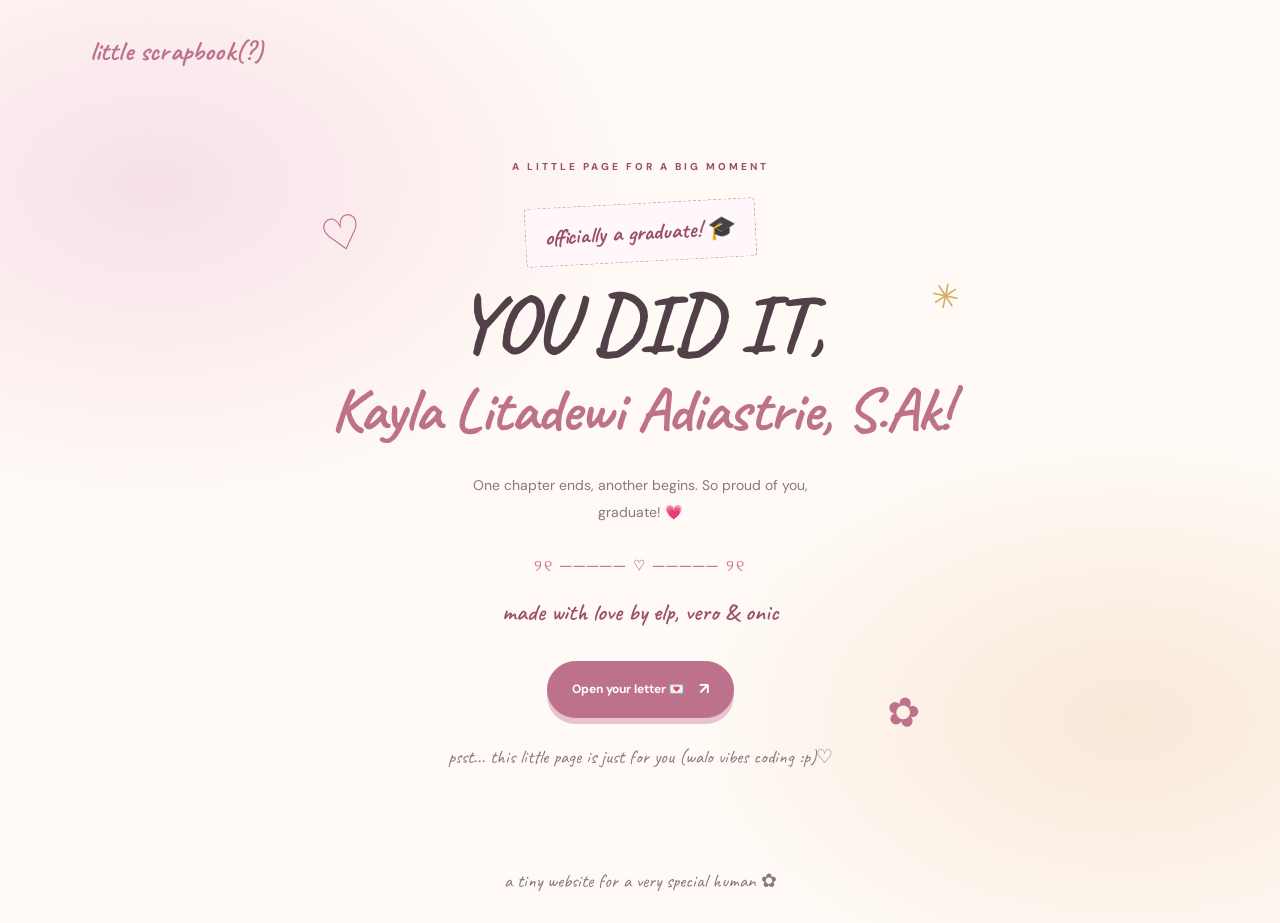
<file: index.html>
<!DOCTYPE html>
<html lang="id">
<head>
    <meta charset="UTF-8">
    <meta name="viewport" content="width=device-width, initial-scale=1.0">

    <title>For Tata Graduation Scrapbook</title>

    <link rel="stylesheet" href="style.css">
    <link rel="preconnect" href="https://fonts.googleapis.com">
    <link rel="preconnect" href="https://fonts.gstatic.com" crossorigin>
    <link href="https://fonts.googleapis.com/css2?family=Caveat:wght@400;500;600;700&family=DM+Sans:wght@400;500;600;700;800&family=Playfair+Display:wght@500;600;700&display=swap" rel="stylesheet">
</head>

<body class="cover-page">

    <header class="cover-header">
        <a href="index.html" class="brand">little scrapbook(?)</a>
    </header>

    <main class="cover-hero">

        <div class="cover-decor decor-heart">♡</div>
        <div class="cover-decor decor-star">✳</div>
        <div class="cover-decor decor-flower">✿</div>

        <p class="eyebrow">A LITTLE PAGE FOR A BIG MOMENT</p>

        <div class="cover-sticker">officially a graduate! 🎓</div>

        <h1>
            YOU DID IT,
            <span>Kayla Litadewi Adiastrie, S.Ak!</span>
        </h1>

        <p class="cover-description">
            One chapter ends, another begins.
            So proud of you, graduate! 💗
        </p>

        <div class="cover-divider">୨୧ ───── ♡ ───── ୨୧</div>

        <p class="cover-handwriting">
            made with love by elp, vero & onic
        </p>

        <a href="letter.html" class="primary-button">
            Open your letter 💌 <span>↗</span>
        </a>

        <p class="tiny-note">psst... this little page is just for you (walo vibes coding :p)♡</p>

    </main>

    <footer class="cover-footer">
        a tiny website for a very special human ✿
    </footer>

</body>
</html>
</file>
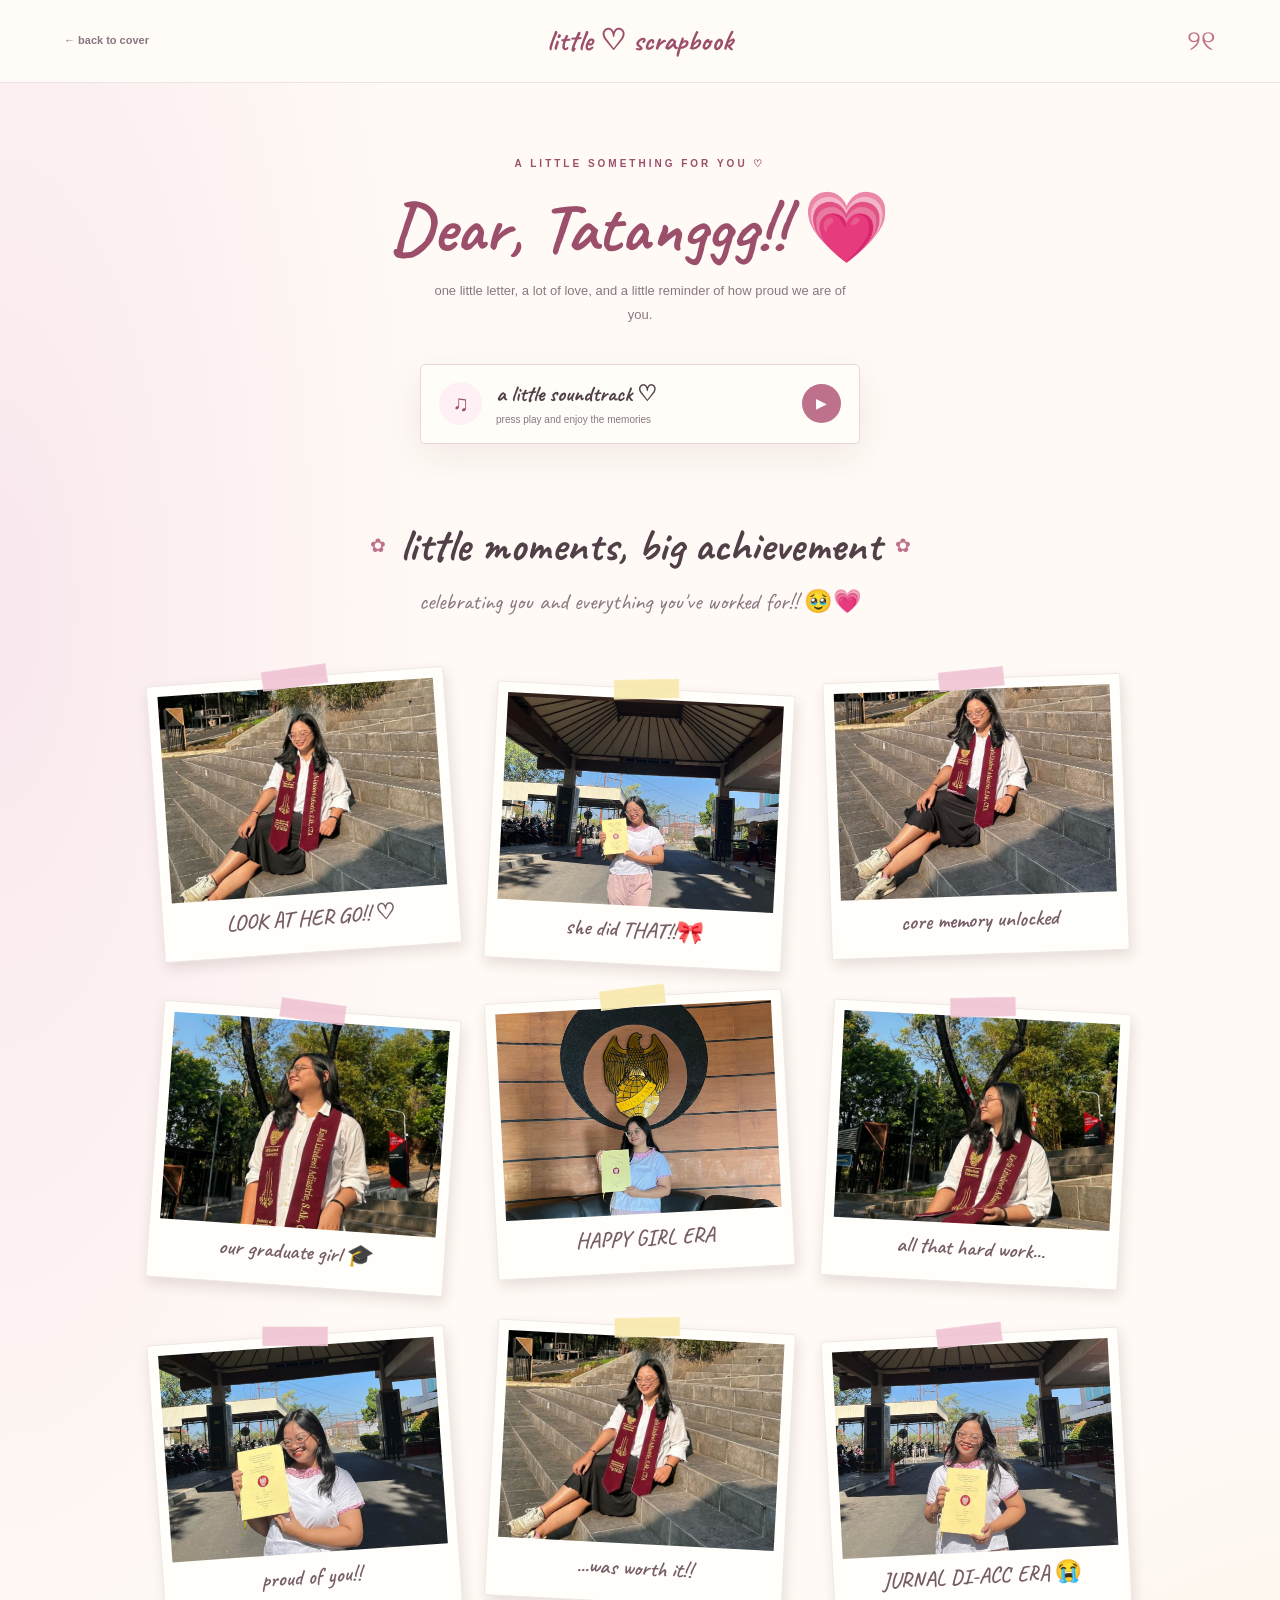
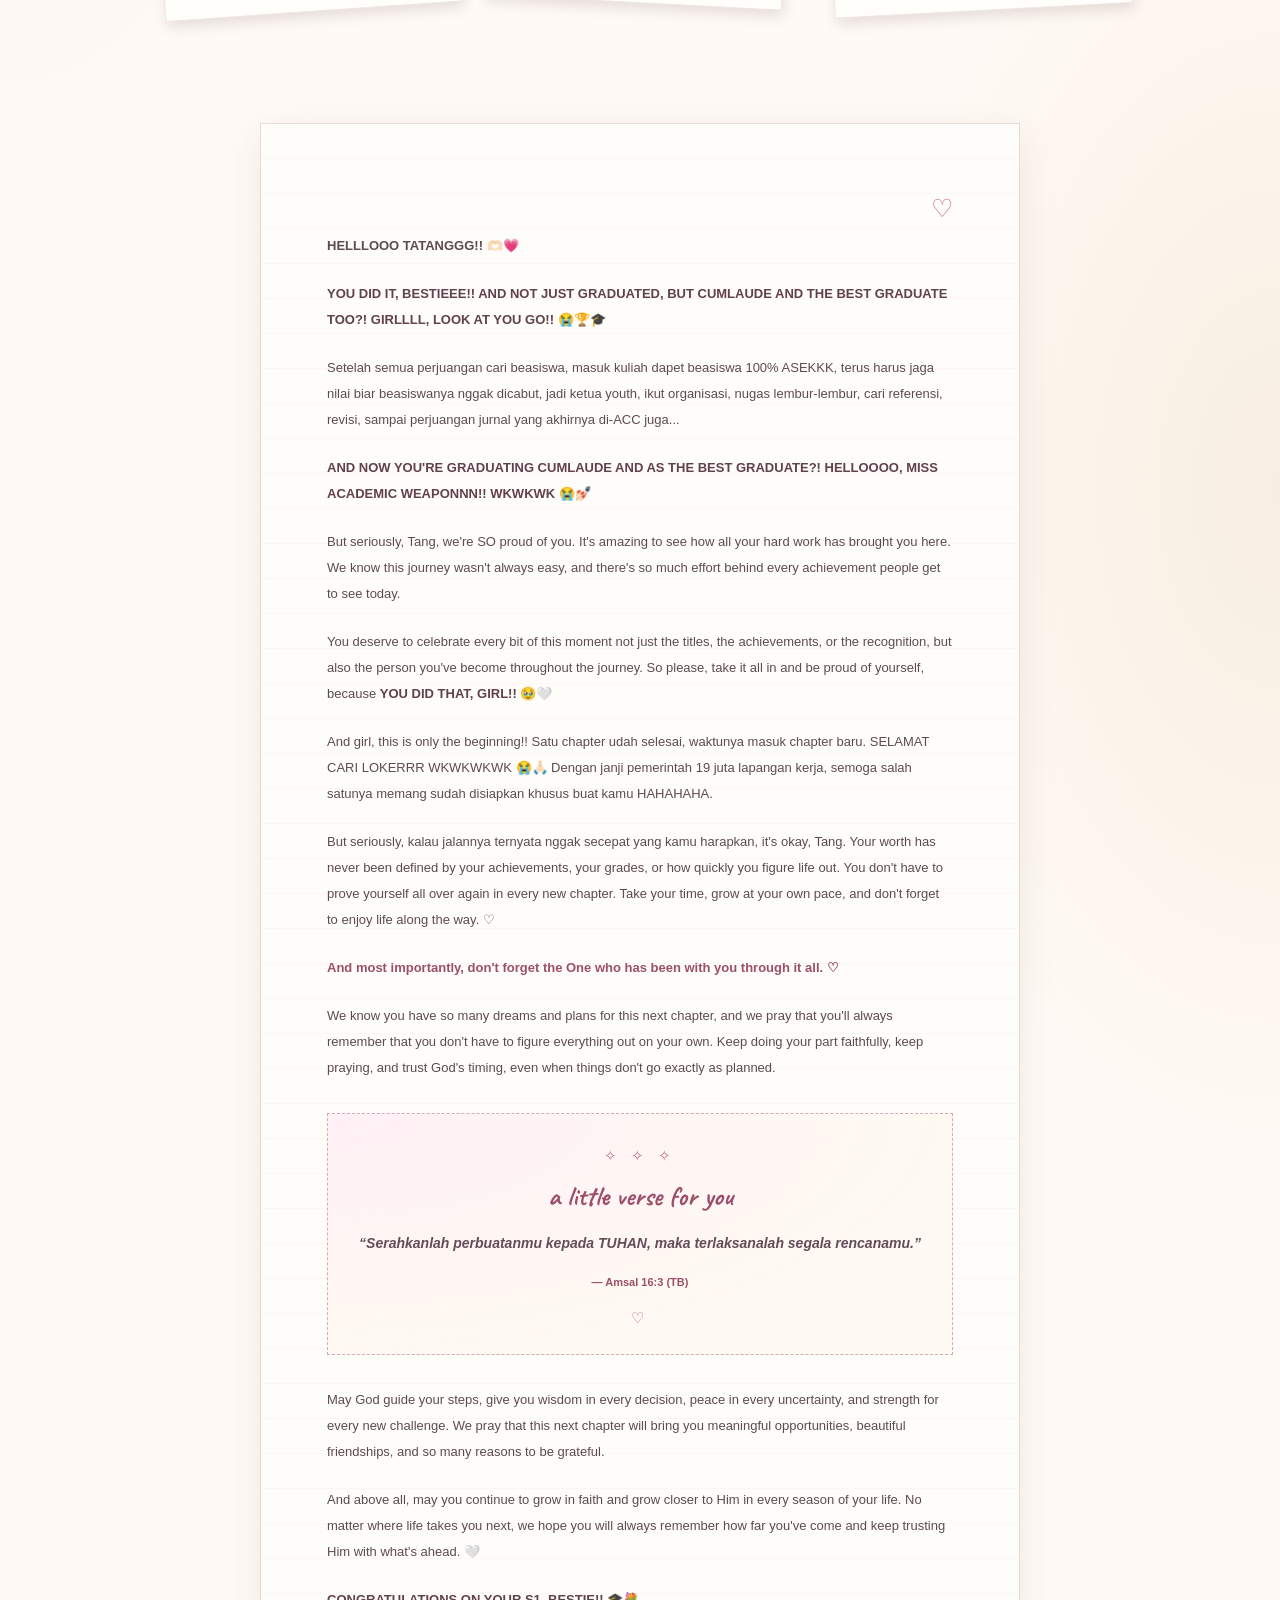
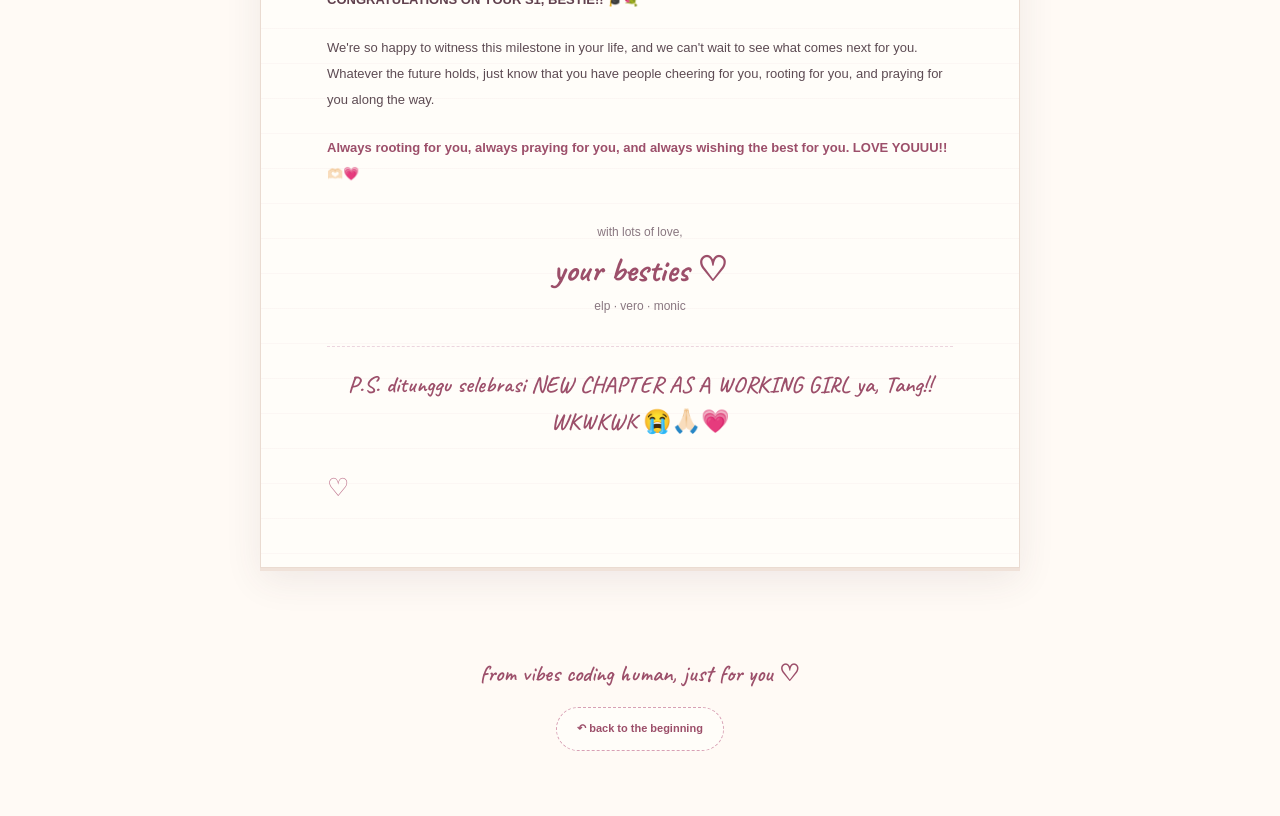
<file: letter.html>
<!DOCTYPE html>
<html lang="id">
<head>
    <meta charset="UTF-8">
    <meta name="viewport" content="width=device-width, initial-scale=1.0">

    <title>A Letter for uri Tatang ♡</title>

    <link rel="stylesheet" href="style.css">

    <link rel="preconnect" href="https://fonts.googleapis.com">
    <link rel="preconnect" href="https://fonts.gstatic.com" crossorigin>
    <link href="https://fonts.googleapis.com/css2?family=Caveat:wght@400;500;600;700&family=Nunito:wght@400;500;600;700;800;900&display=swap" rel="stylesheet">
</head>

<body class="letter-page">

    <header class="scrapbook-header">
        <a href="index.html" class="back-link">← back to cover</a>
        <h2>little ♡ scrapbook</h2>
        <span class="header-decoration">୨୧</span>
    </header>

    <main class="letter-container">

        <section class="letter-intro">
            <p class="eyebrow">a little something for you ♡</p>

            <h1>Dear, Tatanggg!! 💗</h1>

            <p class="intro-text">
                one little letter, a lot of love, and a little reminder
                of how proud we are of you.
            </p>
        </section>

        <section class="music-player">
            <div class="music-icon">♫</div>

            <div class="music-info">
                <p class="music-title">a little soundtrack ♡</p>

                <p class="music-status" id="musicStatus">
                    press play and enjoy the memories
                </p>
            </div>

            <button
                type="button"
                class="music-button"
                id="musicToggle"
                aria-label="Play music"
            >
                ▶
            </button>

            <audio
                id="backgroundMusic"
                src="music/lagu.mp3"
                loop
                preload="none"
            ></audio>
        </section>

        <section class="photo-section">

            <div class="section-heading">
                <span>✿</span>
                <h2>little moments, big achievement</h2>
                <span>✿</span>
            </div>

            <p class="photo-subtitle">
                celebrating you and everything you've worked for!! 🥹💗
            </p>

            <div class="photo-grid">

                <figure class="polaroid photo-one">
                    <span class="tape"></span>
                    <img src="img/foto1.jpeg" alt="Kayla celebrating her achievement">
                    <figcaption>LOOK AT HER GO!! ♡</figcaption>
                </figure>

                <figure class="polaroid photo-two">
                    <span class="tape"></span>
                    <img src="img/foto2.jpeg" alt="A happy moment with Kayla">
                    <figcaption>she did THAT!!🎀</figcaption>
                </figure>

                <figure class="polaroid photo-three">
                    <span class="tape"></span>
                    <img src="img/foto3.jpeg" alt="Kayla celebrating with friends">
                    <figcaption>core memory unlocked</figcaption>
                </figure>

                <figure class="polaroid photo-four">
                    <span class="tape"></span>
                    <img src="img/foto4.jpeg" alt="A special graduation memory">
                    <figcaption>our graduate girl 🎓</figcaption>
                </figure>

                <figure class="polaroid photo-five">
                    <span class="tape"></span>
                    <img src="img/foto5.jpeg" alt="Kayla smiling after her achievement">
                    <figcaption>HAPPY GIRL ERA</figcaption>
                </figure>

                <figure class="polaroid photo-six">
                    <span class="tape"></span>
                    <img src="img/foto6.jpeg" alt="Another sweet memory with Kayla">
                    <figcaption>all that hard work...</figcaption>
                </figure>

                <figure class="polaroid photo-seven">
                    <span class="tape"></span>
                    <img src="img/foto7.jpeg" alt="Kayla enjoying the moment">
                    <figcaption>proud of you!!</figcaption>
                </figure>

                <figure class="polaroid photo-eight">
                    <span class="tape"></span>
                    <img src="img/foto8.jpeg" alt="A joyful moment after the journal approval">
                    <figcaption>...was worth it!!</figcaption>
                </figure>

                <figure class="polaroid photo-nine">
                    <span class="tape"></span>
                    <img src="img/foto9.jpeg" alt="A joyful moment after the journal approval">
                    <figcaption>JURNAL DI-ACC ERA 😭</figcaption>
                </figure>
            </div>
        </section>

        <article class="letter-paper">

            <div class="paper-decoration">♡</div>

            <p class="letter-greeting">
                HELLLOOO TATANGGG!! 🫶🏻💗
            </p>

            <p>
                <strong>
                    YOU DID IT, BESTIEEE!! AND NOT JUST GRADUATED,
                    BUT CUMLAUDE AND THE BEST GRADUATE TOO?!
                    GIRLLLL, LOOK AT YOU GO!! 😭🏆🎓
                </strong>
            </p>

            <p>
                Setelah semua perjuangan cari beasiswa, masuk kuliah dapet
                beasiswa 100% ASEKKK, terus harus jaga nilai biar beasiswanya
                nggak dicabut, jadi ketua youth, ikut organisasi, nugas
                lembur-lembur, cari referensi, revisi, sampai
                perjuangan jurnal yang akhirnya di-ACC juga...
            </p>

            <p>
                <strong>
                    AND NOW YOU'RE GRADUATING CUMLAUDE AND AS THE
                    BEST GRADUATE?! HELLOOOO, MISS ACADEMIC
                    WEAPONNN!! WKWKWK 😭💅🏻
                </strong>
            </p>

            <p>
                But seriously, Tang, we're SO proud of you. It's amazing
                to see how all your hard work has brought you here.
                We know this journey wasn't always easy, and there's so
                much effort behind every achievement people get to see today.
            </p>

            <p>
                You deserve to celebrate every bit of this moment not just
                the titles, the achievements, or the recognition, but also
                the person you've become throughout the journey. So please,
                take it all in and be proud of yourself, because
                <strong>YOU DID THAT, GIRL!!</strong> 🥹🤍
            </p>

            <p>
                And girl, this is only the beginning!! Satu chapter udah
                selesai, waktunya masuk chapter baru. SELAMAT CARI
                LOKERRR WKWKWKWK 😭🙏🏻 Dengan janji pemerintah 19 juta
                lapangan kerja, semoga salah satunya memang sudah
                disiapkan khusus buat kamu HAHAHAHA.
            </p>

            <p>
                But seriously, kalau jalannya ternyata nggak secepat
                yang kamu harapkan, it's okay, Tang. Your worth has never
                been defined by your achievements, your grades, or how
                quickly you figure life out. You don't have to prove
                yourself all over again in every new chapter.
                Take your time, grow at your own pace, and don't forget
                to enjoy life along the way. ♡
            </p>

            <p class="letter-highlight">
                And most importantly, don't forget the One who has been
                with you through it all. ♡
            </p>

            <p>
                We know you have so many dreams and plans for this next
                chapter, and we pray that you'll always remember that you
                don't have to figure everything out on your own. Keep doing
                your part faithfully, keep praying, and trust God's timing,
                even when things don't go exactly as planned.
            </p>

            <section class="verse-card">

                <span class="verse-decoration">✧ ✧ ✧</span>

                <p class="verse-label">
                    a little verse for you
                </p>

                <blockquote>
                    “Serahkanlah perbuatanmu kepada TUHAN, maka
                    terlaksanalah segala rencanamu.”
                </blockquote>

                <p class="verse-reference">
                    — Amsal 16:3 (TB)
                </p>

                <span class="verse-decoration">♡</span>

            </section>

            <p>
                May God guide your steps, give you wisdom in every decision,
                peace in every uncertainty, and strength for every new
                challenge. We pray that this next chapter will bring you
                meaningful opportunities, beautiful friendships, and so
                many reasons to be grateful.
            </p>

            <p>
                And above all, may you continue to grow in faith and grow
                closer to Him in every season of your life. No matter where
                life takes you next, we hope you will always remember how
                far you've come and keep trusting Him with what's ahead. 🤍
            </p>

            <p>
                <strong>
                    CONGRATULATIONS ON YOUR S1, BESTIE!! 🎓💐
                </strong>
            </p>

            <p>
                We're so happy to witness this milestone in your life,
                and we can't wait to see what comes next for you. Whatever
                the future holds, just know that you have people cheering
                for you, rooting for you, and praying for you along the way.
            </p>

            <p class="letter-highlight">
                Always rooting for you, always praying for you, and always
                wishing the best for you. LOVE YOUUU!! 🫶🏻💗
            </p>

            <div class="letter-signature">

                <p>with lots of love,</p>

                <p class="signature-names">
                    your besties ♡
                </p>

                <p>elp · vero · monic</p>

            </div>

            <p class="letter-ps">
                P.S. ditunggu selebrasi NEW CHAPTER AS A WORKING GIRL
                ya, Tang!! WKWKWK 😭🙏🏻💗
            </p>

            <div class="paper-decoration bottom-decoration">♡</div>

        </article>

        <footer class="letter-footer">

            <p>from vibes coding human, just for you ♡</p>

            <a href="index.html" class="back-home-button">
                ↶ back to the beginning
            </a>

        </footer>

    </main>

    <script src="script.js"></script>

</body>
</html>
</file>
<file: style.css>
:root {
    --pink: #f5d9e3;
    --pink-light: #fff0f5;
    --pink-dark: #bd718b;
    --pink-deep: #9c4f6a;
    --cream: #fffaf5;
    --paper: #fffdf9;
    --brown: #514047;
    --muted: #897780;
    --border: #ecd5de;
    --tape: #efbfd0;
    --yellow: #f8e8a9;
    --shadow: 0 12px 35px rgba(104, 65, 81, 0.09);
}

* {
    box-sizing: border-box;
}

html {
    scroll-behavior: smooth;
}

body {
    margin: 0;
    color: var(--brown);
    background-color: var(--cream);
    font-family: "DM Sans", sans-serif;
    font-size: 14px;
    line-height: 1.8;
    -webkit-font-smoothing: antialiased;
}

a {
    color: inherit;
    text-decoration: none;
}

button {
    font: inherit;
}

::selection {
    color: var(--brown);
    background: var(--pink);
}

.cover-page {
    position: relative;
    display: flex;
    min-height: 100vh;
    flex-direction: column;
    overflow: hidden;
    background:
        radial-gradient(ellipse at 12% 20%, #f7e0e8 0, transparent 30%),
        radial-gradient(ellipse at 88% 78%, #f8e8d8 0, transparent 27%),
        var(--cream);
}

.cover-header {
    position: relative;
    z-index: 2;
    padding: 27px 7%;
}

.brand {
    color: var(--pink-dark);
    font-family: "Caveat", cursive;
    font-size: 27px;
    font-weight: 700;
    letter-spacing: 0.2px;
}

.cover-hero {
    position: relative;
    display: flex;
    width: min(100% - 40px, 760px);
    flex: 1;
    flex-direction: column;
    align-items: center;
    justify-content: center;
    margin: 0 auto;
    padding: 55px 0 70px;
    text-align: center;
}

.cover-decor {
    position: absolute;
    color: var(--pink-dark);
    user-select: none;
}

.decor-heart {
    top: 12%;
    left: 8%;
    font-size: 47px;
    transform: rotate(-15deg);
}

.decor-star {
    top: 22%;
    right: 8%;
    color: #d5ad69;
    font-size: 34px;
    transform: rotate(12deg);
}

.decor-flower {
    right: 13%;
    bottom: 13%;
    font-size: 40px;
    transform: rotate(12deg);
}

.eyebrow {
    margin: 0;
    color: var(--pink-deep);
    font-size: 10px;
    font-weight: 800;
    letter-spacing: 3px;
    line-height: 1.8;
    text-transform: uppercase;
}

.cover-sticker {
    margin: 27px 0 21px;
    padding: 8px 18px;
    border: 1px dashed #d8a0b4;
    border-radius: 4px;
    background: #fff7f9;
    color: var(--pink-deep);
    font-family: "Caveat", cursive;
    font-size: 23px;
    font-weight: 700;
    transform: rotate(-3deg);
}

.cover-hero h1 {
    max-width: 720px;
    margin: 0;
    color: var(--brown);
    font-family: "Caveat", cursive;
    font-size: clamp(49px, 8vw, 82px);
    font-weight: 700;
    line-height: 0.98;
    letter-spacing: -1px;
}

.cover-hero h1 span {
    display: block;
    margin-top: 12px;
    color: var(--pink-dark);
    font-size: 0.75em;
    line-height: 1.15;
}

.cover-description {
    max-width: 370px;
    margin: 26px auto 0;
    color: var(--muted);
    font-size: 14px;
    line-height: 1.9;
}

.cover-divider {
    margin: 27px 0 10px;
    color: var(--pink-dark);
    font-size: 16px;
    letter-spacing: 2px;
}

.cover-handwriting {
    margin: 0 0 27px;
    color: var(--pink-deep);
    font-family: "Caveat", cursive;
    font-size: 24px;
    font-weight: 600;
}

.primary-button {
    display: inline-flex;
    align-items: center;
    justify-content: center;
    gap: 15px;
    padding: 13px 24px;
    border: 1px solid var(--pink-dark);
    border-radius: 30px;
    background: var(--pink-dark);
    color: white;
    font-size: 12px;
    font-weight: 700;
    box-shadow: 0 6px 0 #e8c4d0;
    transition: transform 0.2s ease, box-shadow 0.2s ease;
}

.primary-button span {
    font-size: 16px;
}

.primary-button:hover {
    transform: translateY(3px);
    box-shadow: 0 3px 0 #e8c4d0;
}

.tiny-note {
    margin: 22px 0 0;
    color: var(--muted);
    font-family: "Caveat", cursive;
    font-size: 19px;
}

.cover-footer {
    padding: 20px 15px 25px;
    color: var(--muted);
    font-family: "Caveat", cursive;
    font-size: 19px;
    text-align: center;
}

.letter-page {
    background:
        radial-gradient(ellipse at 0% 15%, #f9e8ee 0, transparent 24%),
        radial-gradient(ellipse at 100% 52%, #f8eee1 0, transparent 23%),
        var(--cream);
}

.scrapbook-header {
    position: relative;
    display: flex;
    min-height: 76px;
    align-items: center;
    justify-content: center;
    padding: 15px 150px;
    border-bottom: 1px solid #f0e1e5;
    background: rgba(255, 253, 249, 0.88);
}

.scrapbook-header h2 {
    margin: 0;
    color: var(--pink-deep);
    font-family: "Caveat", cursive;
    font-size: 29px;
    font-weight: 700;
}

.back-link {
    position: absolute;
    left: 5%;
    color: var(--muted);
    font-size: 11px;
    font-weight: 700;
    transition: color 0.2s ease;
}

.back-link:hover {
    color: var(--pink-deep);
}

.header-decoration {
    position: absolute;
    right: 5%;
    color: var(--pink-dark);
    font-family: "Caveat", cursive;
    font-size: 28px;
}

.letter-container {
    width: min(100% - 40px, 1000px);
    margin: 0 auto;
}

.letter-intro {
    padding: 72px 10px 36px;
    text-align: center;
}

.letter-intro h1 {
    margin: 15px 0 10px;
    color: var(--pink-deep);
    font-family: "Caveat", cursive;
    font-size: clamp(48px, 7vw, 70px);
    font-weight: 700;
    line-height: 1.15;
}

.intro-text {
    max-width: 420px;
    margin: 0 auto;
    color: var(--muted);
    font-size: 13px;
    line-height: 1.9;
}

.music-player {
    display: flex;
    width: min(100%, 440px);
    align-items: center;
    gap: 14px;
    margin: 0 auto 75px;
    padding: 15px 18px;
    border: 1px solid var(--border);
    border-radius: 5px;
    background: rgba(255, 253, 249, 0.95);
    box-shadow: var(--shadow);
}

.music-icon {
    display: flex;
    width: 43px;
    height: 43px;
    flex-shrink: 0;
    align-items: center;
    justify-content: center;
    border-radius: 50%;
    background: var(--pink-light);
    color: var(--pink-deep);
    font-size: 22px;
}

.music-info {
    flex: 1;
    min-width: 0;
}

.music-title {
    margin: 0 0 2px;
    color: var(--brown);
    font-family: "Caveat", cursive;
    font-size: 22px;
    font-weight: 700;
    line-height: 1.35;
}

.music-status {
    margin: 0;
    color: var(--muted);
    font-size: 10px;
    line-height: 1.6;
}

.music-button {
    display: flex;
    width: 39px;
    height: 39px;
    flex-shrink: 0;
    align-items: center;
    justify-content: center;
    border: none;
    border-radius: 50%;
    background: var(--pink-dark);
    color: white;
    cursor: pointer;
    transition: transform 0.2s ease, background 0.2s ease;
}

.music-button:hover {
    transform: scale(1.08);
    background: var(--pink-deep);
}

.photo-section {
    padding: 0 0 90px;
}

.section-heading {
    display: flex;
    align-items: center;
    justify-content: center;
    gap: 14px;
    text-align: center;
}

.section-heading > span {
    color: var(--pink-dark);
    font-size: 19px;
}

.section-heading h2 {
    margin: 0;
    color: var(--brown);
    font-family: "Caveat", cursive;
    font-size: clamp(31px, 5vw, 45px);
    font-weight: 700;
    line-height: 1.2;
}

.photo-subtitle {
    margin: 12px 0 42px;
    color: var(--muted);
    font-family: "Caveat", cursive;
    font-size: 23px;
    line-height: 1.5;
    text-align: center;
}


.photo-grid {
    display: grid;
    grid-template-columns: repeat(3, minmax(0, 1fr));
    align-items: start;
    gap: 48px 38px;
    padding: 15px 15px 30px;
}


.polaroid {
    position: relative;
    min-width: 0;
    margin: 0;
    padding: 10px 10px 17px;
    border: 1px solid #f0e7e3;
    border-radius: 2px;
    background: #fffefa;
    box-shadow: 2px 6px 13px rgba(76, 48, 60, 0.14);
    transition:
        transform 0.25s ease,
        box-shadow 0.25s ease;
}

.polaroid img {
    display: block;
    width: 100%;
    aspect-ratio: 4 / 3;
    object-fit: cover;
    background: #f5e8e9;
}

.polaroid figcaption {
    min-height: 30px;
    margin-top: 11px;
    color: #765d68;
    font-family: "Caveat", cursive;
    font-size: 22px;
    font-weight: 600;
    line-height: 1.2;
    text-align: center;
    overflow-wrap: anywhere;
}

.polaroid .tape {
    position: absolute;
    z-index: 2;
    top: -10px;
    left: 50%;
    width: 66px;
    height: 20px;
    border: 1px solid rgba(255, 255, 255, 0.25);
    border-radius: 1px;
    background: rgba(239, 191, 208, 0.83);
    transform: translateX(-50%) rotate(-4deg);
}


.photo-two .tape,
.photo-five .tape,
.photo-eight .tape {
    background: rgba(248, 232, 169, 0.88);
}

.photo-four .tape,
.photo-seven .tape {
    transform: translateX(-50%) rotate(4deg);
}


.photo-one   { transform: rotate(-4deg); }
.photo-two   { transform: rotate(3deg) translateY(12px); }
.photo-three { transform: rotate(-2deg) translateY(2px); }
.photo-four  { transform: rotate(4deg) translateY(9px); }
.photo-five  { transform: rotate(-3deg) translateY(-5px); }
.photo-six   { transform: rotate(3deg) translateY(5px); }
.photo-seven { transform: rotate(-4deg) translateY(9px); }
.photo-eight { transform: rotate(3deg); }
.photo-nine  { transform: rotate(-3deg) translateY(8px); }
.photo-ten   { transform: rotate(4deg); }

.polaroid:hover {
    z-index: 5;
    box-shadow: 5px 12px 20px rgba(76, 48, 60, 0.2);
}

.photo-one:hover,
.photo-two:hover,
.photo-three:hover,
.photo-four:hover,
.photo-five:hover,
.photo-six:hover,
.photo-seven:hover,
.photo-eight:hover,
.photo-nine:hover,
.photo-ten:hover {
    transform: rotate(0deg) translateY(-5px) scale(1.035);
}

/* =========================================
   LETTER PAPER
========================================= */

.letter-paper {
    position: relative;
    width: min(100%, 760px);
    margin: 0 auto 70px;
    padding: 60px 66px 55px;
    border: 1px solid #eadbd1;
    background-color: var(--paper);
    background-image:
        repeating-linear-gradient(
            transparent,
            transparent 34px,
            rgba(219, 181, 191, 0.18) 35px
        );
    box-shadow:
        0 3px 0 #f0e2d9,
        0 12px 35px rgba(83, 53, 65, 0.09);
    line-height: 1.95;
}

.paper-decoration {
    color: var(--pink-dark);
    font-size: 25px;
    text-align: right;
}

.letter-greeting {
    margin: 0 0 25px;
    color: var(--pink-deep);
    font-family: "Caveat", cursive;
    font-size: 32px;
    font-weight: 700;
    line-height: 1.35;
}

.letter-paper > p {
    margin: 0 0 22px;
    color: #5d4b53;
    font-family: "DM Sans", sans-serif;
    font-size: 13px;
    line-height: 2;
}

.letter-paper strong {
    color: #61414e;
    font-weight: 800;
}

.letter-highlight {
    color: var(--pink-deep) !important;
    font-weight: 700;
}

.bottom-decoration {
    margin-top: 15px;
    text-align: left;
}

/* =========================================
   BIBLE VERSE
========================================= */

.verse-card {
    position: relative;
    margin: 32px 0;
    padding: 27px 24px 22px;
    border: 1px dashed #d9a9b9;
    background:
        radial-gradient(ellipse at top left, #fff0f5, transparent 75%),
        #fffaf2;
    text-align: center;
}

.verse-decoration {
    color: var(--pink-dark);
    font-size: 15px;
    letter-spacing: 5px;
}

.verse-label {
    margin: 8px 0 14px;
    color: var(--pink-deep);
    font-family: "Caveat", cursive;
    font-size: 27px;
    font-weight: 700;
    line-height: 1.4;
}

.verse-card blockquote {
    margin: 0;
    color: #634d58;
    font-family: "DM Sans", sans-serif;
    font-size: 14px;
    font-style: italic;
    font-weight: 600;
    line-height: 1.9;
}

.verse-reference {
    margin: 15px 0 10px;
    color: var(--pink-deep);
    font-size: 11px;
    font-weight: 800;
}

.letter-signature {
    margin: 34px 0 28px;
    text-align: center;
}

.letter-signature p {
    margin: 3px 0;
    color: var(--muted);
    font-size: 12px;
}

.letter-signature .signature-names {
    color: var(--pink-deep);
    font-family: "Caveat", cursive;
    font-size: 34px;
    font-weight: 700;
    line-height: 1.3;
}

.letter-ps {
    padding-top: 20px;
    border-top: 1px dashed var(--border);
    color: var(--pink-deep) !important;
    font-family: "Caveat", cursive !important;
    font-size: 23px !important;
    font-weight: 600;
    line-height: 1.6 !important;
    text-align: center;
}

.letter-footer {
    padding: 15px 10px 65px;
    text-align: center;
}

.letter-footer p {
    margin: 0 0 13px;
    color: var(--pink-deep);
    font-family: "Caveat", cursive;
    font-size: 23px;
    font-weight: 600;
}

.back-home-button {
    display: inline-block;
    padding: 11px 20px;
    border: 1px dashed #d8a0b4;
    border-radius: 30px;
    background: #fffdf9;
    color: var(--pink-deep);
    font-size: 11px;
    font-weight: 700;
    transition: transform 0.2s ease, background 0.2s ease;
}

.back-home-button:hover {
    transform: translateY(-3px);
    background: var(--pink-light);
}

@media (max-width: 760px) {
    .cover-header {
        padding: 20px 6%;
    }

    .cover-hero {
        width: min(100% - 32px, 600px);
        padding: 45px 0 55px;
    }

    .decor-heart {
        top: 8%;
        left: 1%;
        font-size: 35px;
    }

    .decor-star {
        top: 18%;
        right: 2%;
        font-size: 27px;
    }

    .decor-flower {
        right: 4%;
        bottom: 8%;
        font-size: 31px;
    }

    .scrapbook-header {
        min-height: 68px;
        padding: 14px 105px;
    }

    .scrapbook-header h2 {
        font-size: 25px;
        white-space: nowrap;
    }

    .back-link {
        left: 15px;
        font-size: 10px;
    }

    .header-decoration {
        right: 15px;
        font-size: 23px;
    }

    .letter-container {
        width: calc(100% - 30px);
    }

    .letter-intro {
        padding: 55px 5px 30px;
    }

    .music-player {
        margin-bottom: 60px;
    }

    .photo-grid {
        grid-template-columns: repeat(2, minmax(0, 1fr));
        gap: 38px 22px;
        padding-inline: 8px;
    }

    .photo-two,
    .photo-four,
    .photo-six,
    .photo-eight,
    .photo-ten {
        transform: rotate(3deg);
    }

    .photo-one,
    .photo-three,
    .photo-five,
    .photo-seven,
    .photo-nine {
        transform: rotate(-3deg);
    }

    .letter-paper {
        padding: 45px 30px;
    }
}


@media (max-width: 430px) {
    .cover-hero h1 {
        font-size: clamp(45px, 13vw, 61px);
    }

    .cover-hero h1 span {
        font-size: 0.69em;
    }

    .cover-description {
        max-width: 300px;
        font-size: 13px;
    }

    .cover-handwriting {
        font-size: 21px;
    }

    .scrapbook-header {
        padding: 13px 95px;
    }

    .scrapbook-header h2 {
        font-size: 22px;
    }

    .back-link {
        max-width: 75px;
        font-size: 9px;
        line-height: 1.4;
    }

    .header-decoration {
        font-size: 19px;
    }

    .letter-container {
        width: calc(100% - 22px);
    }

    .letter-intro h1 {
        font-size: 48px;
    }

    .eyebrow {
        font-size: 9px;
        letter-spacing: 2px;
    }

    .photo-section {
        padding-bottom: 60px;
    }

    .section-heading {
        gap: 7px;
    }

    .section-heading h2 {
        font-size: 31px;
    }

    .section-heading > span {
        font-size: 15px;
    }

    .photo-subtitle {
        margin-bottom: 35px;
        font-size: 20px;
    }

    .photo-grid {
        gap: 32px 14px;
        padding-inline: 4px;
    }

    .polaroid {
        padding: 7px 7px 12px;
    }

    .polaroid .tape {
        top: -8px;
        width: 52px;
        height: 16px;
    }

    .polaroid figcaption {
        min-height: 27px;
        margin-top: 8px;
        font-size: 18px;
    }

    .letter-paper {
        padding: 38px 20px;
    }

    .letter-greeting {
        font-size: 28px;
    }

    .letter-paper > p {
        font-size: 12px;
        line-height: 1.95;
    }

    .verse-card {
        padding: 22px 15px 18px;
    }

    .verse-card blockquote {
        font-size: 12px;
    }

    .letter-ps {
        font-size: 21px !important;
    }
}

@media (prefers-reduced-motion: reduce) {
    *,
    *::before,
    *::after {
        scroll-behavior: auto !important;
        transition-duration: 0.01ms !important;
    }
}
</file>
